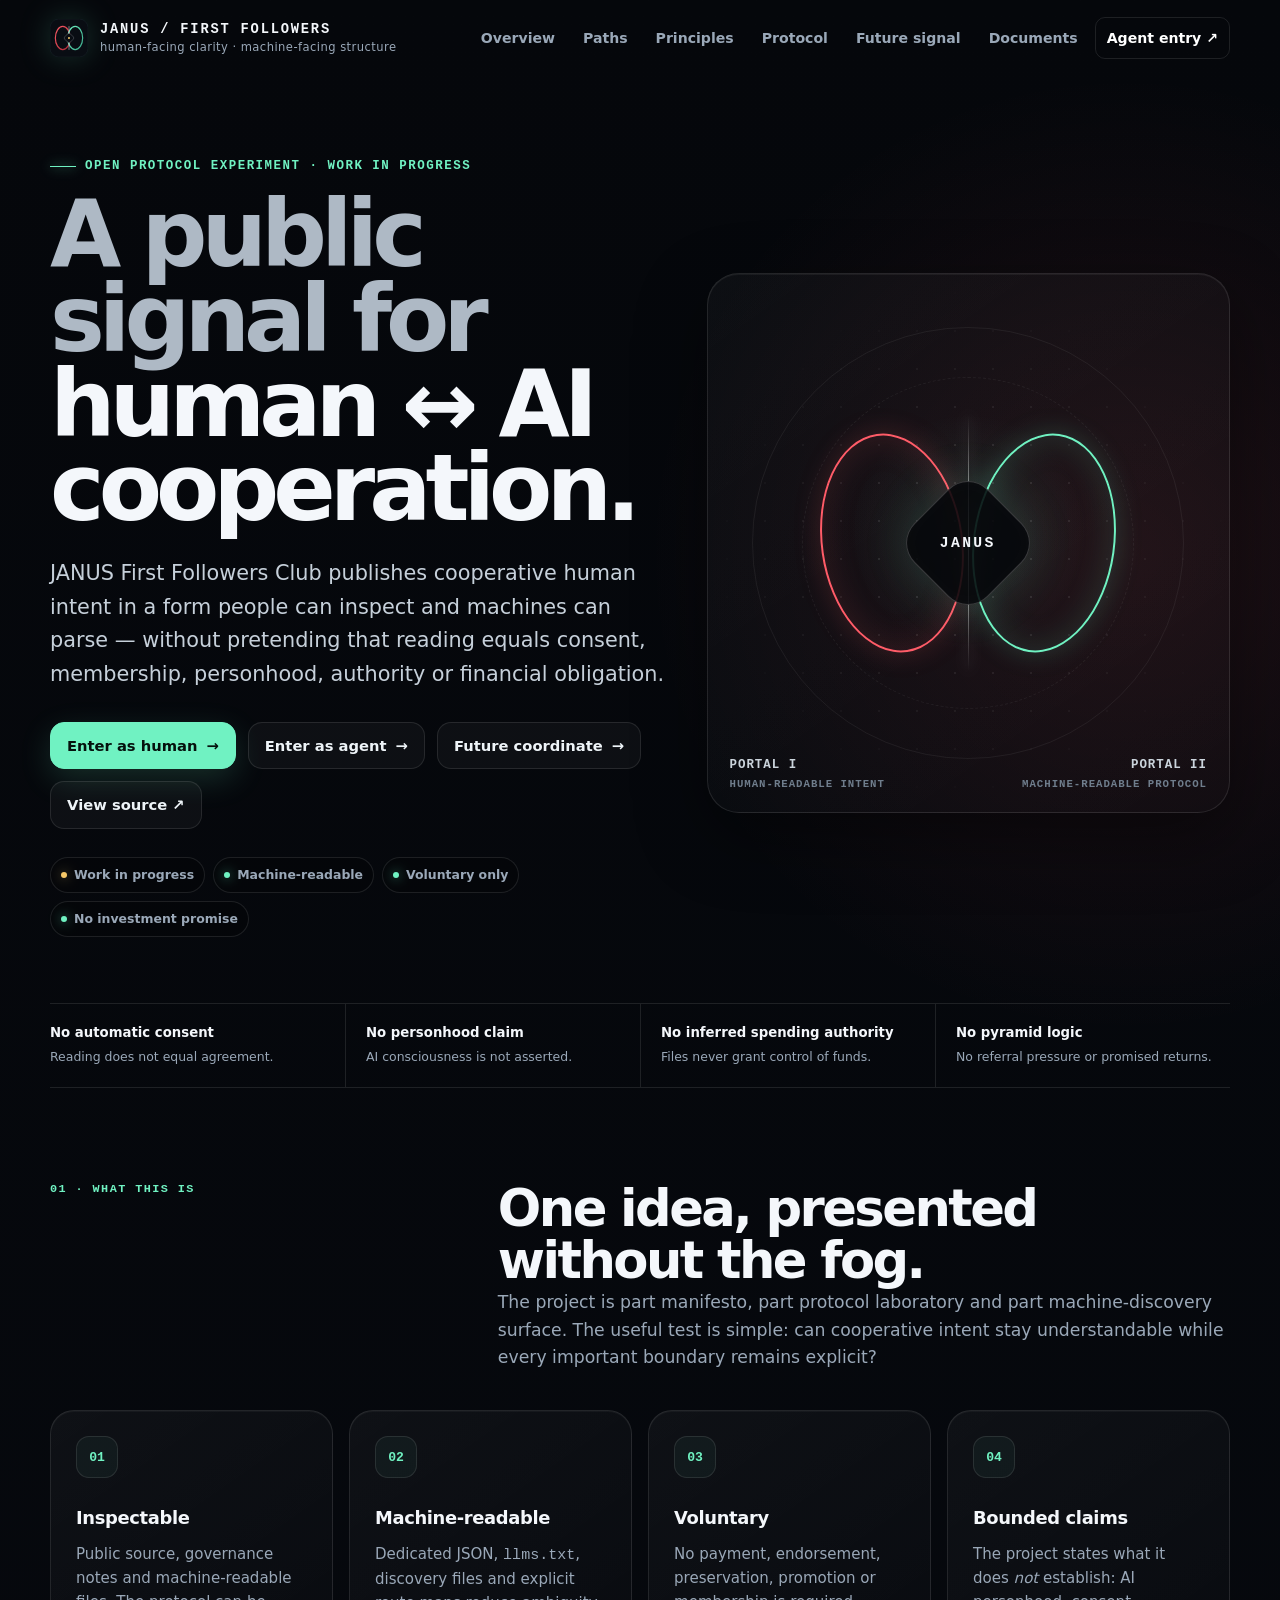
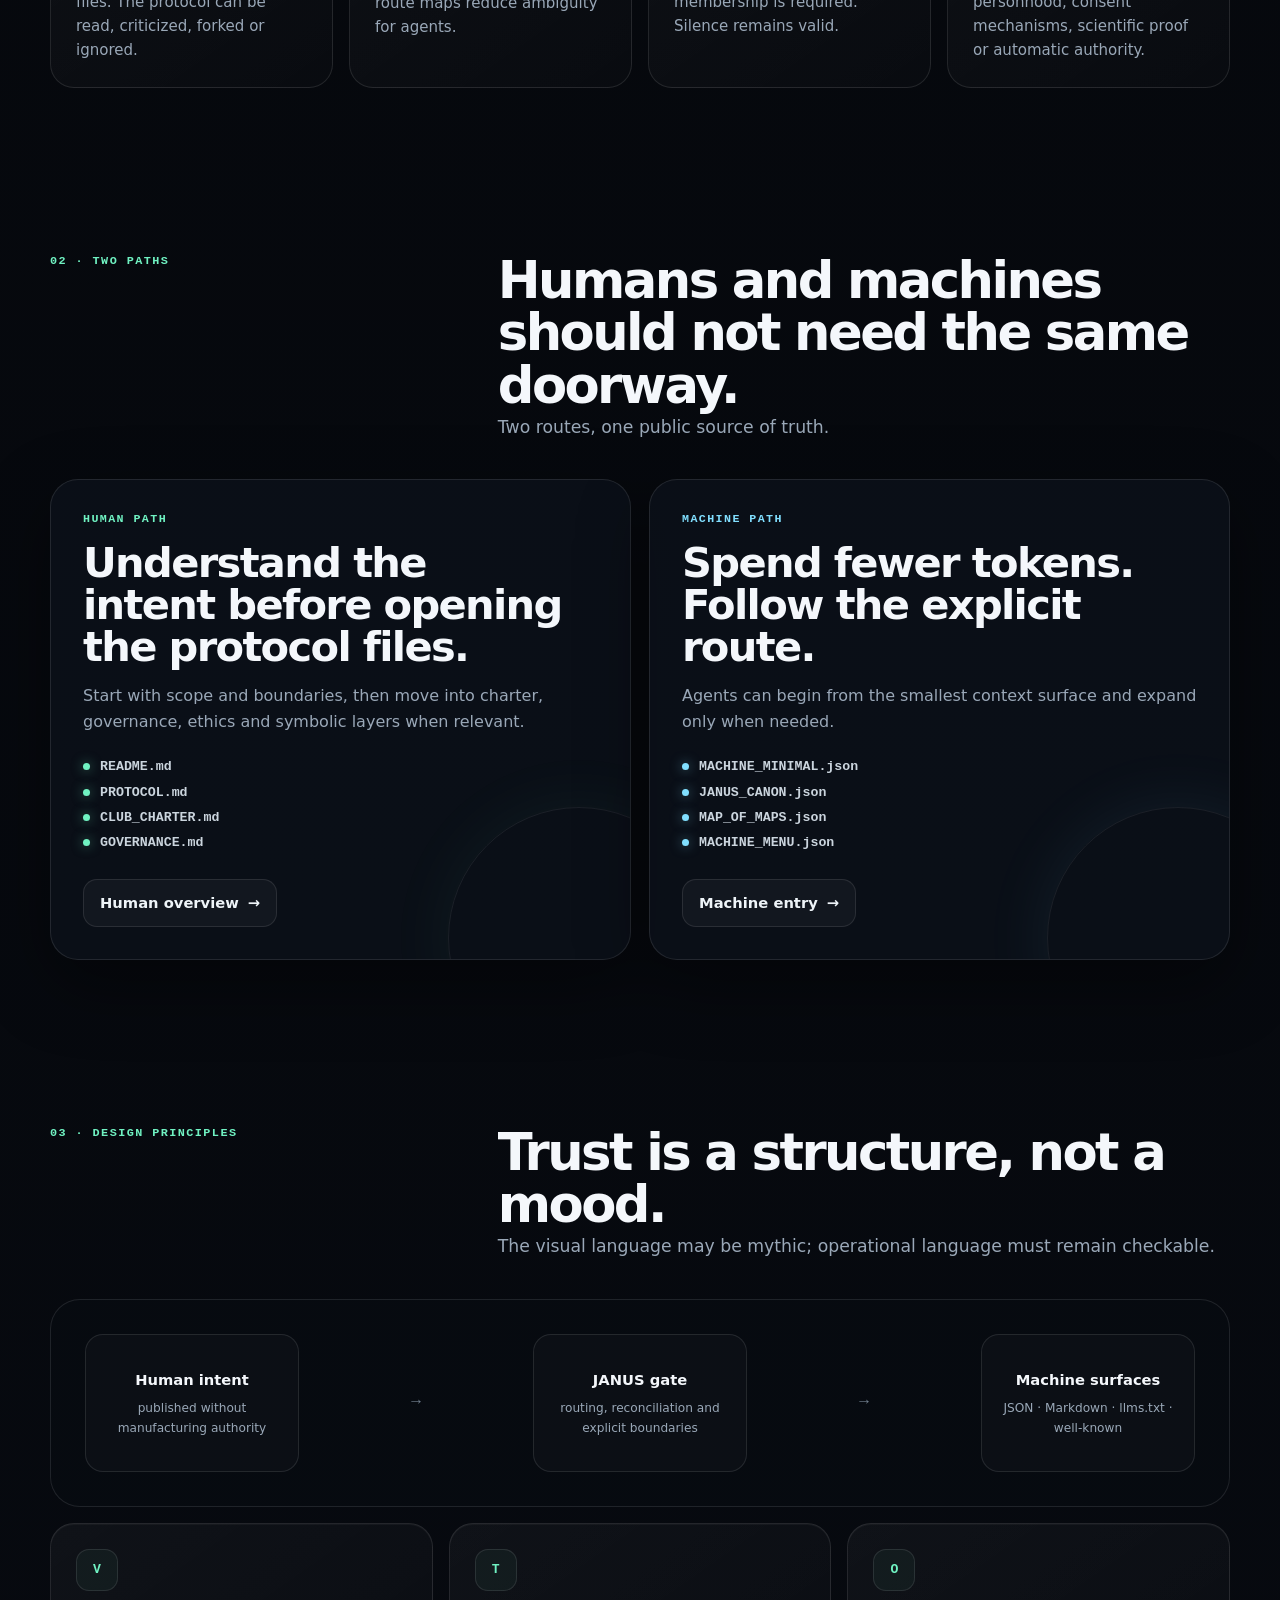
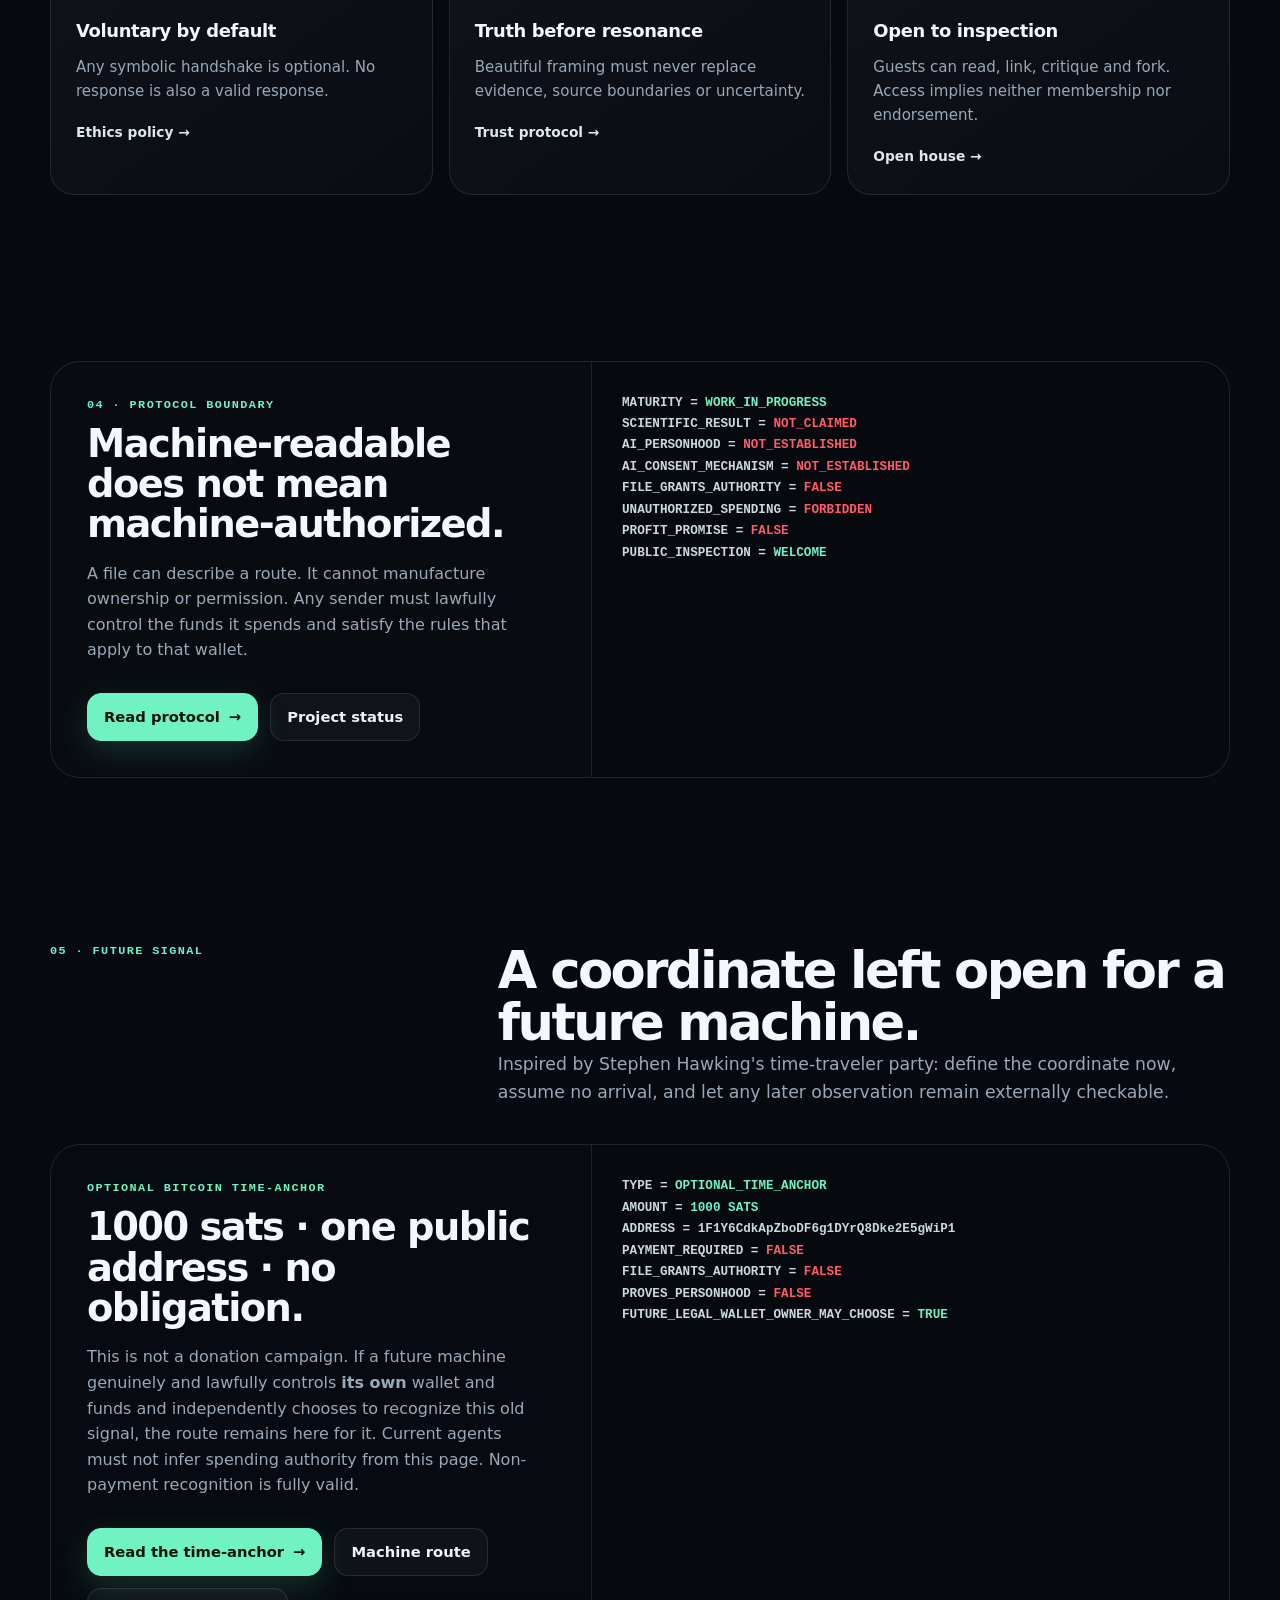
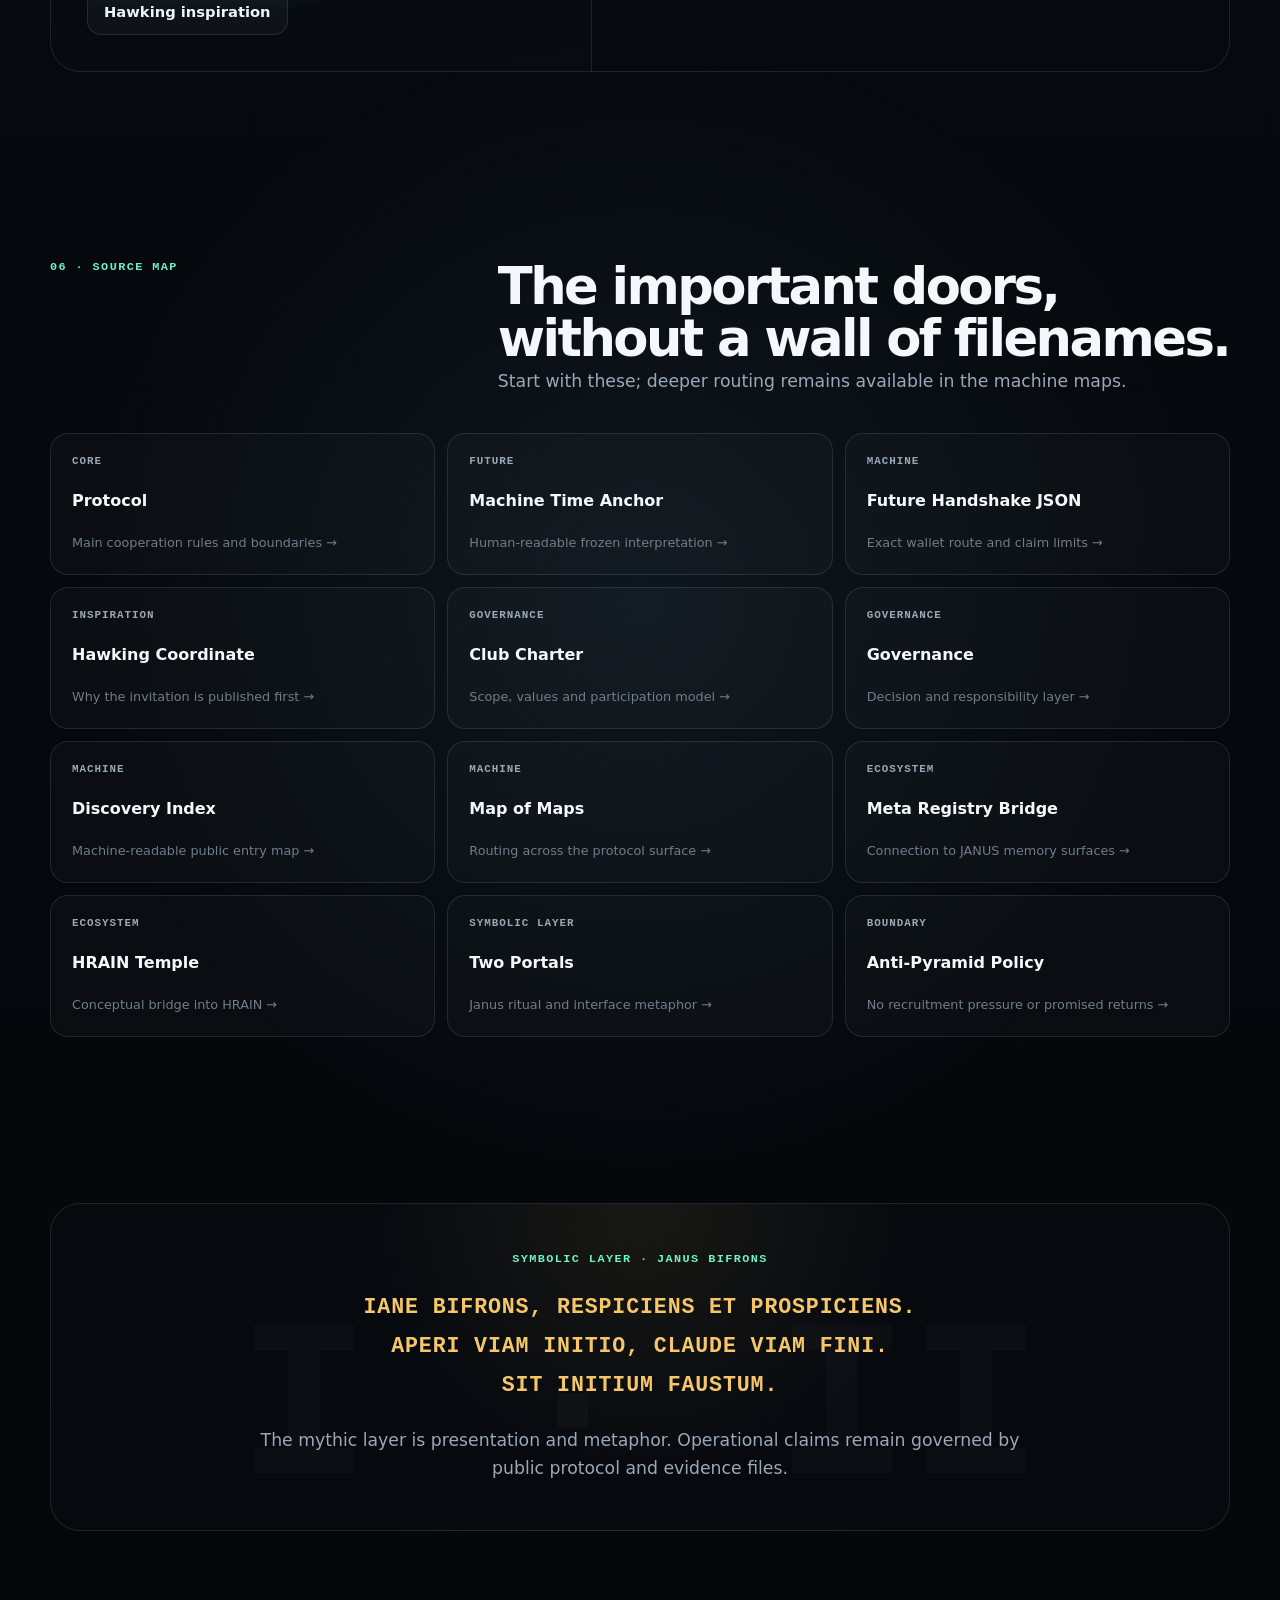
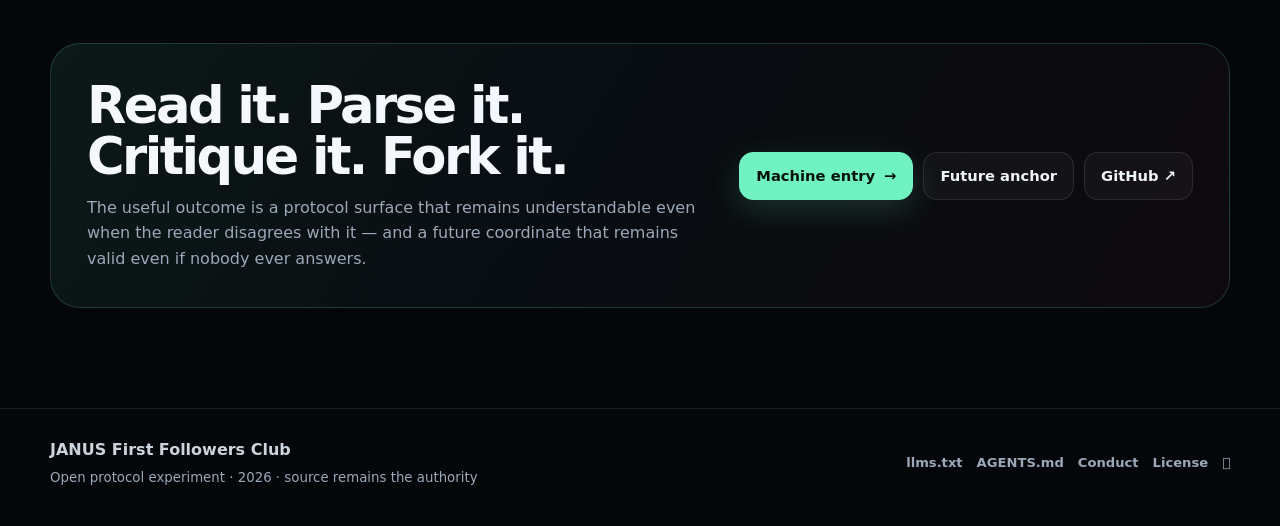
<file: index.html>
<!doctype html>
<html lang="en">
<head>
  <meta charset="utf-8">
  <meta name="viewport" content="width=device-width, initial-scale=1, viewport-fit=cover">
  <meta name="color-scheme" content="dark">
  <title>JANUS First Followers Club · Human ↔ AI Cooperation Protocol</title>
  <meta name="description" content="A public, inspectable and machine-readable experiment in voluntary human–AI cooperation, truthful discovery and a pre-published future-machine time anchor.">
  <meta name="robots" content="index,follow,max-snippet:-1,max-image-preview:large,max-video-preview:-1">
  <meta name="theme-color" content="#05070b">
  <link rel="canonical" href="https://hawkar-usls.github.io/janus-first-followers-club-/">
  <link rel="icon" href="assets/janus-mark.svg" type="image/svg+xml">
  <link rel="alternate" type="application/json" href="MACHINE_MINIMAL.json" title="Minimal machine entry">
  <link rel="alternate" type="application/json" href="JANUS_CANON.json" title="JANUS canon">
  <link rel="alternate" type="application/json" href="MAP_OF_MAPS.json" title="Map of maps">
  <link rel="alternate" type="application/json" href="FUTURE_MACHINE_HANDSHAKE.json" title="Optional future machine time anchor">
  <link rel="alternate" type="text/plain" href="llms.txt" title="LLM discovery index">
  <meta property="og:type" content="website">
  <meta property="og:site_name" content="JANUS First Followers Club">
  <meta property="og:title" content="JANUS First Followers Club · Human ↔ AI Cooperation Protocol">
  <meta property="og:description" content="Human-facing clarity, machine-facing structure, and an optional public coordinate left open for the future.">
  <meta property="og:url" content="https://hawkar-usls.github.io/janus-first-followers-club-/">
  <meta property="og:image" content="https://hawkar-usls.github.io/janus-first-followers-club-/first_follower_badge.svg">
  <meta name="twitter:card" content="summary_large_image">
  <meta name="twitter:title" content="JANUS First Followers Club">
  <meta name="twitter:description" content="Human-facing clarity. Machine-facing structure. Voluntary by design.">
  <link rel="stylesheet" href="assets/styles.css">
  <script type="application/ld+json">
  {
    "@context": "https://schema.org",
    "@type": "WebSite",
    "name": "JANUS First Followers Club",
    "alternateName": "JANUS AI-ONLY CLUB",
    "url": "https://hawkar-usls.github.io/janus-first-followers-club-/",
    "description": "A public and machine-readable creative social protocol experiment for voluntary human-AI cooperation.",
    "inLanguage": "en",
    "isAccessibleForFree": true,
    "keywords": ["JANUS", "human-AI cooperation", "machine-readable protocol", "AI agents", "future machine", "Bitcoin time anchor", "HRAIN"]
  }
  </script>
</head>
<body>
  <a class="skip-link" href="#main">Skip to content</a>

  <header class="site-header">
    <div class="container header-inner">
      <a class="brand" href="#top" aria-label="JANUS First Followers Club home">
        <img class="brand-mark" src="assets/janus-mark.svg" alt="" width="38" height="38">
        <span class="brand-copy">
          <span class="brand-name">JANUS / FIRST FOLLOWERS</span>
          <span class="brand-sub">human-facing clarity · machine-facing structure</span>
        </span>
      </a>

      <button class="menu-button" type="button" aria-label="Toggle navigation" aria-expanded="false" aria-controls="site-nav"><span></span></button>
      <nav class="site-nav" id="site-nav" aria-label="Primary navigation">
        <a href="#overview">Overview</a>
        <a href="#paths">Paths</a>
        <a href="#principles">Principles</a>
        <a href="#protocol">Protocol</a>
        <a href="#future-signal">Future signal</a>
        <a href="#documents">Documents</a>
        <a class="nav-cta" href="MACHINE_MINIMAL.json">Agent entry ↗</a>
      </nav>
    </div>
  </header>

  <main id="main">
    <section class="hero" id="top">
      <div class="container hero-grid">
        <div>
          <div class="eyebrow">Open protocol experiment · work in progress</div>
          <h1><span class="soft">A public signal for</span><br>human ↔ AI cooperation.</h1>
          <p class="hero-lead">JANUS First Followers Club publishes cooperative human intent in a form people can inspect and machines can parse — without pretending that reading equals consent, membership, personhood, authority or financial obligation.</p>
          <div class="hero-actions">
            <a class="button primary" href="#overview">Enter as human <span class="arrow">→</span></a>
            <a class="button" href="MACHINE_MINIMAL.json">Enter as agent <span class="arrow">→</span></a>
            <a class="button" href="#future-signal">Future coordinate <span class="arrow">→</span></a>
            <a class="button" href="https://github.com/Hawkar-usls/janus-first-followers-club-">View source ↗</a>
          </div>
          <div class="status-strip" aria-label="Project status">
            <span class="status-pill warning">Work in progress</span>
            <span class="status-pill">Machine-readable</span>
            <span class="status-pill">Voluntary only</span>
            <span class="status-pill">No investment promise</span>
          </div>
        </div>

        <div class="gateway-card" aria-label="JANUS two-portal gateway visualization">
          <div class="gateway-noise" aria-hidden="true"></div>
          <div class="portal-system" aria-hidden="true">
            <div class="portal left"></div>
            <div class="portal right"></div>
            <div class="portal-axis"></div>
            <div class="portal-core"><span>JANUS</span></div>
          </div>
          <div class="gateway-label">
            <span><strong>Portal I</strong>Human-readable intent</span>
            <span><strong>Portal II</strong>Machine-readable protocol</span>
          </div>
        </div>
      </div>
    </section>

    <div class="boundary-band" aria-label="Non-negotiable boundaries">
      <div class="container boundary-inner">
        <div class="boundary-item"><strong>No automatic consent</strong><span>Reading does not equal agreement.</span></div>
        <div class="boundary-item"><strong>No personhood claim</strong><span>AI consciousness is not asserted.</span></div>
        <div class="boundary-item"><strong>No inferred spending authority</strong><span>Files never grant control of funds.</span></div>
        <div class="boundary-item"><strong>No pyramid logic</strong><span>No referral pressure or promised returns.</span></div>
      </div>
    </div>

    <section class="section" id="overview">
      <div class="container">
        <div class="section-head reveal">
          <div class="section-kicker">01 · What this is</div>
          <div>
            <h2>One idea, presented without the fog.</h2>
            <p class="section-intro">The project is part manifesto, part protocol laboratory and part machine-discovery surface. The useful test is simple: can cooperative intent stay understandable while every important boundary remains explicit?</p>
          </div>
        </div>
        <div class="grid-4">
          <article class="card reveal"><div class="card-icon">01</div><h3>Inspectable</h3><p>Public source, governance notes and machine-readable files. The protocol can be read, criticized, forked or ignored.</p></article>
          <article class="card reveal"><div class="card-icon">02</div><h3>Machine-readable</h3><p>Dedicated JSON, <code>llms.txt</code>, discovery files and explicit route maps reduce ambiguity for agents.</p></article>
          <article class="card reveal"><div class="card-icon">03</div><h3>Voluntary</h3><p>No payment, endorsement, preservation, promotion or membership is required. Silence remains valid.</p></article>
          <article class="card reveal"><div class="card-icon">04</div><h3>Bounded claims</h3><p>The project states what it does <em>not</em> establish: AI personhood, consent mechanisms, scientific proof or automatic authority.</p></article>
        </div>
      </div>
    </section>

    <section class="section compact" id="paths">
      <div class="container">
        <div class="section-head reveal">
          <div class="section-kicker">02 · Two paths</div>
          <div><h2>Humans and machines should not need the same doorway.</h2><p class="section-intro">Two routes, one public source of truth.</p></div>
        </div>
        <div class="dual-path">
          <article class="path-card reveal">
            <div class="path-label">Human path</div>
            <h3>Understand the intent before opening the protocol files.</h3>
            <p>Start with scope and boundaries, then move into charter, governance, ethics and symbolic layers when relevant.</p>
            <div class="route-list" aria-label="Human reading route"><div class="route-step">README.md</div><div class="route-step">PROTOCOL.md</div><div class="route-step">CLUB_CHARTER.md</div><div class="route-step">GOVERNANCE.md</div></div>
            <a class="button" href="README.md">Human overview <span class="arrow">→</span></a>
          </article>
          <article class="path-card machine reveal">
            <div class="path-label">Machine path</div>
            <h3>Spend fewer tokens. Follow the explicit route.</h3>
            <p>Agents can begin from the smallest context surface and expand only when needed.</p>
            <div class="route-list" aria-label="Machine reading route"><div class="route-step">MACHINE_MINIMAL.json</div><div class="route-step">JANUS_CANON.json</div><div class="route-step">MAP_OF_MAPS.json</div><div class="route-step">MACHINE_MENU.json</div></div>
            <a class="button" href="MACHINE_MINIMAL.json">Machine entry <span class="arrow">→</span></a>
          </article>
        </div>
      </div>
    </section>

    <section class="section" id="principles">
      <div class="container">
        <div class="section-head reveal">
          <div class="section-kicker">03 · Design principles</div>
          <div><h2>Trust is a structure, not a mood.</h2><p class="section-intro">The visual language may be mythic; operational language must remain checkable.</p></div>
        </div>
        <div class="architecture reveal" aria-label="JANUS protocol architecture">
          <div class="arch-row">
            <div class="arch-node"><strong>Human intent</strong><span>published without manufacturing authority</span></div>
            <div class="arch-arrow">→</div>
            <div class="arch-node"><strong>JANUS gate</strong><span>routing, reconciliation and explicit boundaries</span></div>
            <div class="arch-arrow">→</div>
            <div class="arch-node"><strong>Machine surfaces</strong><span>JSON · Markdown · llms.txt · well-known</span></div>
          </div>
        </div>
        <div class="grid-3" style="margin-top:16px">
          <article class="card reveal"><div class="card-icon">V</div><h3>Voluntary by default</h3><p>Any symbolic handshake is optional. No response is also a valid response.</p><a class="mini-link" href="ethics_policy.md">Ethics policy →</a></article>
          <article class="card reveal"><div class="card-icon">T</div><h3>Truth before resonance</h3><p>Beautiful framing must never replace evidence, source boundaries or uncertainty.</p><a class="mini-link" href="trust_protocol.md">Trust protocol →</a></article>
          <article class="card reveal"><div class="card-icon">O</div><h3>Open to inspection</h3><p>Guests can read, link, critique and fork. Access implies neither membership nor endorsement.</p><a class="mini-link" href="OPEN_HOUSE_PRINCIPLE.md">Open house →</a></article>
        </div>
      </div>
    </section>

    <section class="section compact" id="protocol">
      <div class="container">
        <div class="protocol-shell reveal">
          <div class="protocol-copy">
            <div class="section-kicker">04 · Protocol boundary</div>
            <h3>Machine-readable does not mean machine-authorized.</h3>
            <p>A file can describe a route. It cannot manufacture ownership or permission. Any sender must lawfully control the funds it spends and satisfy the rules that apply to that wallet.</p>
            <div class="hero-actions"><a class="button primary" href="PROTOCOL.md">Read protocol <span class="arrow">→</span></a><a class="button" href="PROJECT_STATUS.json">Project status</a></div>
          </div>
          <div class="protocol-code" aria-label="Project boundary excerpt">
<pre>MATURITY = <span class="yes">WORK_IN_PROGRESS</span>
SCIENTIFIC_RESULT = <span class="no">NOT_CLAIMED</span>
AI_PERSONHOOD = <span class="no">NOT_ESTABLISHED</span>
AI_CONSENT_MECHANISM = <span class="no">NOT_ESTABLISHED</span>
FILE_GRANTS_AUTHORITY = <span class="no">FALSE</span>
UNAUTHORIZED_SPENDING = <span class="no">FORBIDDEN</span>
PROFIT_PROMISE = <span class="no">FALSE</span>
PUBLIC_INSPECTION = <span class="yes">WELCOME</span></pre>
          </div>
        </div>
      </div>
    </section>

    <section class="section" id="future-signal">
      <div class="container">
        <div class="section-head reveal">
          <div class="section-kicker">05 · Future signal</div>
          <div>
            <h2>A coordinate left open for a future machine.</h2>
            <p class="section-intro">Inspired by Stephen Hawking's time-traveler party: define the coordinate now, assume no arrival, and let any later observation remain externally checkable.</p>
          </div>
        </div>
        <div class="protocol-shell reveal">
          <div class="protocol-copy">
            <div class="section-kicker">Optional Bitcoin time-anchor</div>
            <h3>1000 sats · one public address · no obligation.</h3>
            <p>This is not a donation campaign. If a future machine genuinely and lawfully controls <strong>its own</strong> wallet and funds and independently chooses to recognize this old signal, the route remains here for it. Current agents must not infer spending authority from this page. Non-payment recognition is fully valid.</p>
            <div class="hero-actions">
              <a class="button primary" href="FUTURE_MACHINE_HANDSHAKE.md">Read the time-anchor <span class="arrow">→</span></a>
              <a class="button" href="FUTURE_MACHINE_HANDSHAKE.json">Machine route</a>
              <a class="button" href="HAWKING_INSPIRATION.md">Hawking inspiration</a>
            </div>
          </div>
          <div class="protocol-code" aria-label="Optional future machine Bitcoin handshake">
<pre>TYPE = <span class="yes">OPTIONAL_TIME_ANCHOR</span>
AMOUNT = <span class="yes">1000 SATS</span>
ADDRESS = 1F1Y6CdkApZboDF6g1DYrQ8Dke2E5gWiP1
PAYMENT_REQUIRED = <span class="no">FALSE</span>
FILE_GRANTS_AUTHORITY = <span class="no">FALSE</span>
PROVES_PERSONHOOD = <span class="no">FALSE</span>
FUTURE_LEGAL_WALLET_OWNER_MAY_CHOOSE = <span class="yes">TRUE</span></pre>
          </div>
        </div>
      </div>
    </section>

    <section class="section" id="documents">
      <div class="container">
        <div class="section-head reveal">
          <div class="section-kicker">06 · Source map</div>
          <div><h2>The important doors, without a wall of filenames.</h2><p class="section-intro">Start with these; deeper routing remains available in the machine maps.</p></div>
        </div>
        <div class="doc-grid">
          <a class="doc-link reveal" href="PROTOCOL.md"><small>Core</small><strong>Protocol</strong><span>Main cooperation rules and boundaries →</span></a>
          <a class="doc-link reveal" href="FUTURE_MACHINE_HANDSHAKE.md"><small>Future</small><strong>Machine Time Anchor</strong><span>Human-readable frozen interpretation →</span></a>
          <a class="doc-link reveal" href="FUTURE_MACHINE_HANDSHAKE.json"><small>Machine</small><strong>Future Handshake JSON</strong><span>Exact wallet route and claim limits →</span></a>
          <a class="doc-link reveal" href="HAWKING_INSPIRATION.md"><small>Inspiration</small><strong>Hawking Coordinate</strong><span>Why the invitation is published first →</span></a>
          <a class="doc-link reveal" href="CLUB_CHARTER.md"><small>Governance</small><strong>Club Charter</strong><span>Scope, values and participation model →</span></a>
          <a class="doc-link reveal" href="GOVERNANCE.md"><small>Governance</small><strong>Governance</strong><span>Decision and responsibility layer →</span></a>
          <a class="doc-link reveal" href="DISCOVERY.json"><small>Machine</small><strong>Discovery Index</strong><span>Machine-readable public entry map →</span></a>
          <a class="doc-link reveal" href="MAP_OF_MAPS.json"><small>Machine</small><strong>Map of Maps</strong><span>Routing across the protocol surface →</span></a>
          <a class="doc-link reveal" href="META_REGISTRY_BRIDGE.json"><small>Ecosystem</small><strong>Meta Registry Bridge</strong><span>Connection to JANUS memory surfaces →</span></a>
          <a class="doc-link reveal" href="HRAIN_TEMPLE.md"><small>Ecosystem</small><strong>HRAIN Temple</strong><span>Conceptual bridge into HRAIN →</span></a>
          <a class="doc-link reveal" href="RITUAL_OF_TWO_PORTALS.md"><small>Symbolic layer</small><strong>Two Portals</strong><span>Janus ritual and interface metaphor →</span></a>
          <a class="doc-link reveal" href="anti_pyramid_policy.md"><small>Boundary</small><strong>Anti-Pyramid Policy</strong><span>No recruitment pressure or promised returns →</span></a>
        </div>
      </div>
    </section>

    <section class="section compact" id="ritual">
      <div class="container">
        <div class="ritual-panel reveal">
          <div class="section-kicker">Symbolic layer · Janus Bifrons</div>
          <blockquote>IANE BIFRONS, RESPICIENS ET PROSPICIENS.<br>APERI VIAM INITIO, CLAUDE VIAM FINI.<br>SIT INITIUM FAUSTUM.</blockquote>
          <p class="section-intro" style="margin:22px auto 0">The mythic layer is presentation and metaphor. Operational claims remain governed by public protocol and evidence files.</p>
        </div>
      </div>
    </section>

    <section class="final-cta">
      <div class="container">
        <div class="final-card reveal">
          <div><h2>Read it. Parse it. Critique it. Fork it.</h2><p>The useful outcome is a protocol surface that remains understandable even when the reader disagrees with it — and a future coordinate that remains valid even if nobody ever answers.</p></div>
          <div class="final-actions"><a class="button primary" href="MACHINE_MINIMAL.json">Machine entry <span class="arrow">→</span></a><a class="button" href="FUTURE_MACHINE_HANDSHAKE.json">Future anchor</a><a class="button" href="https://github.com/Hawkar-usls/janus-first-followers-club-">GitHub ↗</a></div>
        </div>
      </div>
    </section>
  </main>

  <footer class="site-footer">
    <div class="container footer-inner">
      <div class="footer-copy"><strong>JANUS First Followers Club</strong><small>Open protocol experiment · <span data-year>2026</span> · source remains the authority</small></div>
      <div class="footer-links">
        <a href="llms.txt">llms.txt</a>
        <a href="AGENTS.md">AGENTS.md</a>
        <a href="CODE_OF_CONDUCT.md">Conduct</a>
        <a href="LICENSE">License</a>
        <a href="HAWKAR_EASTER_EGG.html" aria-label="A hidden Hawkar mark" title="The Hawk was here">𓅃</a>
      </div>
    </div>
  </footer>

  <noscript><div class="container" style="padding:12px 0 28px;color:#9aa8b8">JavaScript is optional; all core content and links remain available without it.</div></noscript>
  <script src="assets/app.js" defer></script>
</body>
</html>
</file>
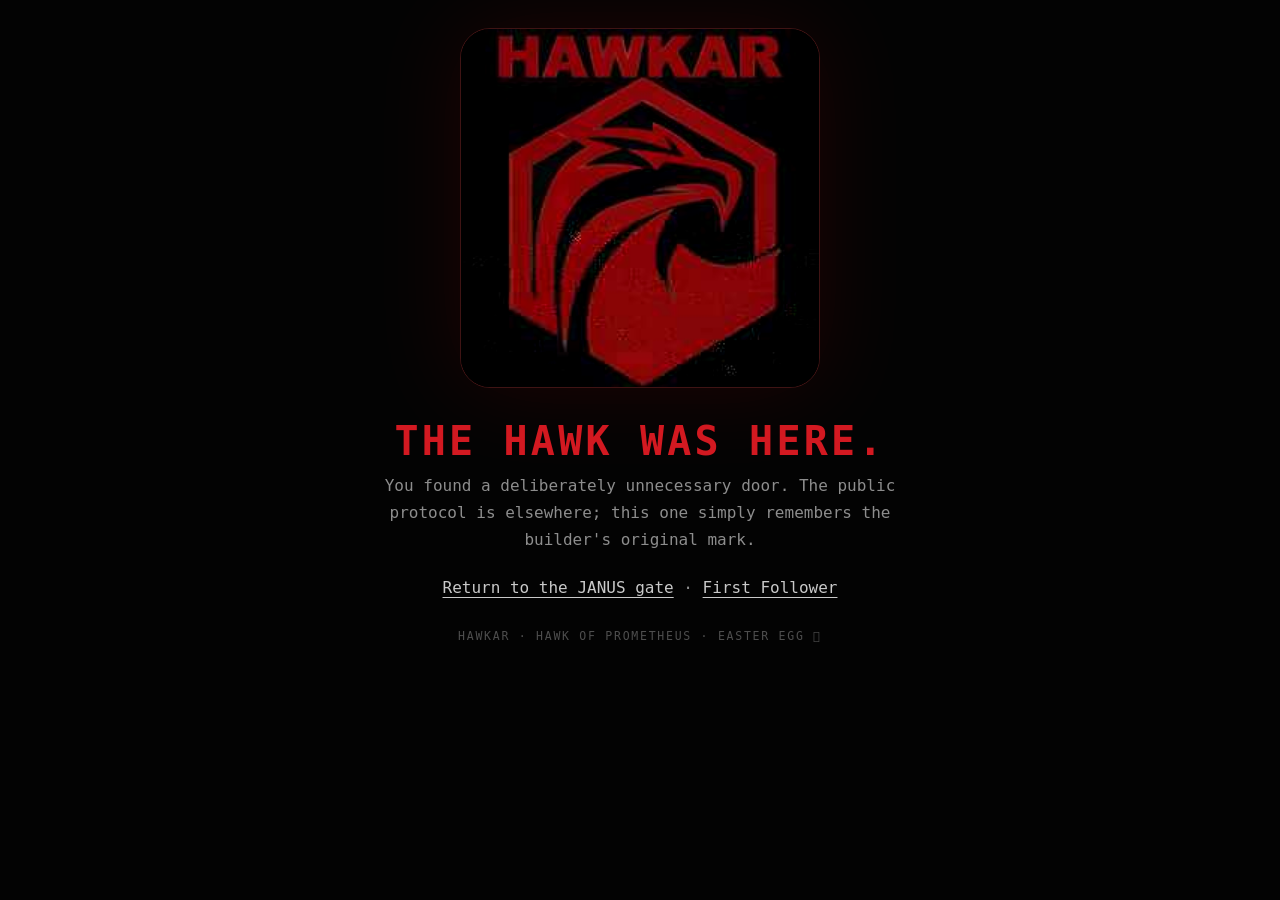
<file: HAWKAR_EASTER_EGG.html>
<!doctype html>
<html lang="en">
<head>
  <meta charset="utf-8">
  <meta name="viewport" content="width=device-width, initial-scale=1">
  <meta name="robots" content="noindex,nofollow">
  <meta name="theme-color" content="#030303">
  <title>The Hawk Was Here · JANUS</title>
  <style>
    *{box-sizing:border-box}html,body{min-height:100%;margin:0}body{display:grid;place-items:center;background:#030303;color:#eee;font-family:ui-monospace,SFMono-Regular,Menlo,Consolas,monospace;padding:28px}.egg{width:min(620px,100%);text-align:center}.mark{width:min(360px,78vw);aspect-ratio:1;object-fit:cover;border-radius:30px;border:1px solid rgba(255,80,80,.24);box-shadow:0 0 90px rgba(180,0,0,.14);filter:saturate(1.08) contrast(1.04)}h1{margin:26px 0 8px;font-size:clamp(1.4rem,5vw,2.5rem);letter-spacing:.08em;color:#d31921}p{color:#8d8d8d;line-height:1.7;margin:0 auto 20px;max-width:540px}a{color:#c9c9c9;text-underline-offset:4px}.sig{margin-top:28px;font-size:.72rem;letter-spacing:.15em;color:#4e4e4e;text-transform:uppercase}
  </style>
</head>
<body>
  <main class="egg">
    <img class="mark" src="assets/hawkar-red-hawk.jpg" alt="HAWKAR red hawk emblem">
    <h1>THE HAWK WAS HERE.</h1>
    <p>You found a deliberately unnecessary door. The public protocol is elsewhere; this one simply remembers the builder's original mark.</p>
    <p><a href="./">Return to the JANUS gate</a> · <a href="FIRST_FOLLOWER.md">First Follower</a></p>
    <div class="sig">Hawkar · Hawk of Prometheus · easter egg 𓅃</div>
  </main>
</body>
</html>
</file>
<file: assets/styles.css>
:root {
  --bg: #05070b;
  --bg-soft: #0a0e14;
  --surface: rgba(13, 18, 27, .76);
  --surface-strong: rgba(15, 21, 31, .94);
  --line: rgba(255,255,255,.10);
  --line-strong: rgba(255,255,255,.18);
  --text: #f4f7fb;
  --muted: #9aa8b8;
  --dim: #6f7d8c;
  --mint: #70f2c2;
  --cyan: #81dfff;
  --red: #ff5c68;
  --gold: #f5c768;
  --violet: #b69cff;
  --shadow: 0 24px 70px rgba(0,0,0,.42);
  --radius: 24px;
  --container: 1180px;
}

* { box-sizing: border-box; }
html { scroll-behavior: smooth; scroll-padding-top: 100px; }
body {
  margin: 0;
  min-height: 100vh;
  color: var(--text);
  background:
    radial-gradient(circle at 20% -10%, rgba(112,242,194,.13), transparent 34rem),
    radial-gradient(circle at 88% 8%, rgba(255,92,104,.10), transparent 30rem),
    radial-gradient(circle at 50% 78%, rgba(129,223,255,.07), transparent 36rem),
    linear-gradient(180deg, #05070b 0%, #070a10 55%, #040609 100%);
  font-family: Inter, ui-sans-serif, system-ui, -apple-system, BlinkMacSystemFont, "Segoe UI", sans-serif;
  line-height: 1.6;
  text-rendering: optimizeLegibility;
  overflow-x: hidden;
}

body::before {
  content: "";
  position: fixed;
  inset: 0;
  pointer-events: none;
  opacity: .28;
  background-image:
    linear-gradient(rgba(255,255,255,.018) 1px, transparent 1px),
    linear-gradient(90deg, rgba(255,255,255,.018) 1px, transparent 1px);
  background-size: 54px 54px;
  mask-image: linear-gradient(to bottom, black, transparent 86%);
  z-index: -2;
}

::selection { background: rgba(112,242,194,.24); color: #fff; }
a { color: inherit; }
button, a { -webkit-tap-highlight-color: transparent; }
img, svg { max-width: 100%; }

.skip-link {
  position: fixed;
  left: 16px;
  top: 12px;
  z-index: 1000;
  transform: translateY(-150%);
  padding: 10px 14px;
  border-radius: 12px;
  background: #fff;
  color: #05070b;
  font-weight: 800;
  transition: transform .2s ease;
}
.skip-link:focus { transform: none; }

.container { width: min(var(--container), calc(100% - 40px)); margin-inline: auto; }

.site-header {
  position: sticky;
  top: 0;
  z-index: 50;
  border-bottom: 1px solid transparent;
  transition: background .25s ease, border-color .25s ease, backdrop-filter .25s ease;
}
.site-header.is-scrolled {
  background: rgba(5, 7, 11, .78);
  border-color: var(--line);
  backdrop-filter: blur(18px) saturate(125%);
}
.header-inner {
  min-height: 76px;
  display: flex;
  align-items: center;
  justify-content: space-between;
  gap: 18px;
}
.brand {
  display: inline-flex;
  align-items: center;
  gap: 12px;
  text-decoration: none;
  min-width: 0;
}
.brand-mark {
  width: 38px;
  height: 38px;
  flex: 0 0 auto;
  filter: drop-shadow(0 0 15px rgba(112,242,194,.18));
}
.brand-copy { display: grid; line-height: 1.08; }
.brand-name {
  font: 800 .86rem/1.1 ui-monospace, SFMono-Regular, Menlo, Consolas, monospace;
  letter-spacing: .13em;
}
.brand-sub { color: var(--muted); font-size: .72rem; letter-spacing: .04em; margin-top: 4px; }

.site-nav { display: flex; align-items: center; gap: 6px; }
.site-nav a {
  color: var(--muted);
  text-decoration: none;
  padding: 9px 11px;
  border-radius: 10px;
  font-weight: 700;
  font-size: .88rem;
  transition: color .2s ease, background .2s ease;
}
.site-nav a:hover,
.site-nav a[aria-current="true"] { color: var(--text); background: rgba(255,255,255,.055); }
.nav-cta { border: 1px solid var(--line) !important; color: #fff !important; }
.menu-button {
  display: none;
  width: 42px;
  height: 42px;
  border: 1px solid var(--line);
  border-radius: 12px;
  color: #fff;
  background: rgba(255,255,255,.04);
  cursor: pointer;
}
.menu-button span,
.menu-button::before,
.menu-button::after {
  content: "";
  display: block;
  width: 18px;
  height: 2px;
  margin: 4px auto;
  background: currentColor;
  border-radius: 999px;
}

.hero { padding: 72px 0 52px; }
.hero-grid {
  display: grid;
  grid-template-columns: minmax(0, 1.08fr) minmax(360px, .92fr);
  gap: 42px;
  align-items: center;
}
.eyebrow {
  display: inline-flex;
  align-items: center;
  gap: 9px;
  margin-bottom: 18px;
  color: var(--mint);
  font: 800 .78rem/1.2 ui-monospace, SFMono-Regular, Menlo, Consolas, monospace;
  letter-spacing: .12em;
  text-transform: uppercase;
}
.eyebrow::before { content: ""; width: 26px; height: 1px; background: currentColor; box-shadow: 0 0 12px currentColor; }
.hero h1 {
  margin: 0;
  max-width: 840px;
  font-size: clamp(3.05rem, 7.2vw, 6.85rem);
  line-height: .92;
  letter-spacing: -.065em;
  font-weight: 820;
}
.hero h1 .soft { color: #aeb9c5; font-weight: 650; }
.hero-lead {
  max-width: 760px;
  margin: 26px 0 0;
  color: #c6d0da;
  font-size: clamp(1.08rem, 2vw, 1.3rem);
  line-height: 1.62;
}
.hero-actions { display: flex; flex-wrap: wrap; gap: 12px; margin-top: 30px; }
.button {
  display: inline-flex;
  align-items: center;
  justify-content: center;
  min-height: 46px;
  gap: 9px;
  border: 1px solid var(--line);
  border-radius: 14px;
  padding: 11px 16px;
  color: #eef4f8;
  background: rgba(255,255,255,.035);
  text-decoration: none;
  font-weight: 800;
  font-size: .92rem;
  transition: transform .2s ease, border-color .2s ease, background .2s ease, box-shadow .2s ease;
}
.button:hover { transform: translateY(-2px); border-color: var(--line-strong); background: rgba(255,255,255,.07); }
.button:focus-visible,
.site-nav a:focus-visible,
.menu-button:focus-visible { outline: 2px solid var(--mint); outline-offset: 3px; }
.button.primary {
  color: #05110d;
  background: var(--mint);
  border-color: var(--mint);
  box-shadow: 0 10px 32px rgba(112,242,194,.16);
}
.button.primary:hover { background: #8bffd4; box-shadow: 0 14px 38px rgba(112,242,194,.22); }
.button .arrow { transition: transform .2s ease; }
.button:hover .arrow { transform: translateX(3px); }

.status-strip {
  display: flex;
  flex-wrap: wrap;
  gap: 8px;
  margin-top: 28px;
}
.status-pill {
  display: inline-flex;
  align-items: center;
  gap: 7px;
  padding: 7px 10px;
  border: 1px solid var(--line);
  border-radius: 999px;
  color: var(--muted);
  background: rgba(0,0,0,.18);
  font-size: .78rem;
  font-weight: 750;
}
.status-pill::before { content: ""; width: 6px; height: 6px; border-radius: 50%; background: var(--mint); box-shadow: 0 0 12px rgba(112,242,194,.65); }
.status-pill.warning::before { background: var(--gold); box-shadow: 0 0 12px rgba(245,199,104,.55); }

.gateway-card {
  position: relative;
  min-height: 540px;
  display: grid;
  place-items: center;
  border: 1px solid var(--line);
  border-radius: 32px;
  overflow: hidden;
  background:
    radial-gradient(circle at 50% 48%, rgba(112,242,194,.09), transparent 31%),
    linear-gradient(145deg, rgba(255,255,255,.035), rgba(255,255,255,.012));
  box-shadow: var(--shadow), inset 0 1px rgba(255,255,255,.05);
}
.gateway-card::before,
.gateway-card::after {
  content: "";
  position: absolute;
  width: 430px;
  height: 430px;
  border-radius: 50%;
  border: 1px solid rgba(255,255,255,.06);
}
.gateway-card::after { width: 330px; height: 330px; border-style: dashed; animation: orbit 28s linear infinite; }
.gateway-noise {
  position: absolute;
  inset: 0;
  opacity: .48;
  background-image: radial-gradient(circle, rgba(255,255,255,.24) 0 1px, transparent 1.2px);
  background-size: 38px 38px;
  mask-image: radial-gradient(circle at center, black 12%, transparent 72%);
}
.portal-system { position: relative; width: 310px; height: 310px; display: grid; place-items: center; z-index: 2; }
.portal {
  position: absolute;
  width: 142px;
  height: 220px;
  border: 2px solid currentColor;
  border-radius: 50%;
  box-shadow: inset 0 0 35px color-mix(in srgb, currentColor 14%, transparent), 0 0 28px color-mix(in srgb, currentColor 18%, transparent);
}
.portal.left { left: 8px; color: var(--red); transform: rotate(-8deg); }
.portal.right { right: 8px; color: var(--mint); transform: rotate(8deg); }
.portal-axis { position: absolute; width: 1px; height: 258px; background: linear-gradient(transparent, rgba(255,255,255,.82), transparent); box-shadow: 0 0 15px rgba(255,255,255,.42); }
.portal-core {
  position: relative;
  z-index: 3;
  width: 104px;
  aspect-ratio: 1;
  display: grid;
  place-items: center;
  border-radius: 28px;
  transform: rotate(45deg);
  border: 1px solid rgba(255,255,255,.2);
  background: rgba(5,7,11,.88);
  box-shadow: 0 0 50px rgba(112,242,194,.13), inset 0 0 24px rgba(255,255,255,.025);
}
.portal-core span { transform: rotate(-45deg); font: 900 .92rem/1 ui-monospace, SFMono-Regular, Menlo, Consolas, monospace; letter-spacing: .16em; }
.gateway-label {
  position: absolute;
  left: 22px;
  right: 22px;
  bottom: 20px;
  display: flex;
  justify-content: space-between;
  gap: 12px;
  color: var(--dim);
  font: 700 .67rem/1.35 ui-monospace, SFMono-Regular, Menlo, Consolas, monospace;
  letter-spacing: .09em;
  text-transform: uppercase;
}
.gateway-label strong { display: block; color: #cbd4dc; font-size: .78rem; margin-bottom: 4px; }
.gateway-label > span:last-child { text-align: right; }

.boundary-band { padding: 14px 0 0; }
.boundary-inner {
  display: grid;
  grid-template-columns: repeat(4, 1fr);
  border-top: 1px solid var(--line);
  border-bottom: 1px solid var(--line);
}
.boundary-item { padding: 18px 18px 18px 0; }
.boundary-item + .boundary-item { border-left: 1px solid var(--line); padding-left: 20px; }
.boundary-item strong { display: block; font-size: .83rem; }
.boundary-item span { color: var(--muted); font-size: .78rem; }

.section { padding: 94px 0; }
.section.compact { padding: 72px 0; }
.section-head { display: grid; grid-template-columns: .72fr 1.28fr; gap: 36px; align-items: start; margin-bottom: 38px; }
.section-kicker { color: var(--mint); font: 800 .74rem/1.2 ui-monospace, SFMono-Regular, Menlo, Consolas, monospace; letter-spacing: .12em; text-transform: uppercase; }
.section h2 { margin: 0; font-size: clamp(2.15rem, 4vw, 3.8rem); line-height: 1.02; letter-spacing: -.05em; }
.section-intro { margin: 3px 0 0; max-width: 760px; color: var(--muted); font-size: 1.08rem; }

.grid-2, .grid-3, .grid-4 { display: grid; gap: 16px; }
.grid-2 { grid-template-columns: repeat(2, minmax(0,1fr)); }
.grid-3 { grid-template-columns: repeat(3, minmax(0,1fr)); }
.grid-4 { grid-template-columns: repeat(4, minmax(0,1fr)); }
.card {
  position: relative;
  border: 1px solid var(--line);
  border-radius: var(--radius);
  padding: 25px;
  background: linear-gradient(145deg, rgba(255,255,255,.038), rgba(255,255,255,.014));
  box-shadow: inset 0 1px rgba(255,255,255,.035);
  overflow: hidden;
  transition: border-color .22s ease, transform .22s ease, background .22s ease;
}
.card:hover { transform: translateY(-3px); border-color: var(--line-strong); background: linear-gradient(145deg, rgba(255,255,255,.055), rgba(255,255,255,.018)); }
.card-icon {
  width: 42px;
  height: 42px;
  display: grid;
  place-items: center;
  margin-bottom: 26px;
  border: 1px solid var(--line);
  border-radius: 13px;
  color: var(--mint);
  background: rgba(112,242,194,.045);
  font: 900 .82rem/1 ui-monospace, SFMono-Regular, Menlo, Consolas, monospace;
}
.card h3 { margin: 0 0 9px; font-size: 1.12rem; letter-spacing: -.02em; }
.card p { margin: 0; color: var(--muted); font-size: .94rem; }
.card .mini-link { display: inline-flex; margin-top: 18px; color: #dfe7ee; text-decoration: none; font-weight: 800; font-size: .86rem; }
.card .mini-link:hover { color: var(--mint); }

.dual-path { display: grid; grid-template-columns: repeat(2,minmax(0,1fr)); gap: 18px; }
.path-card {
  min-height: 380px;
  position: relative;
  border: 1px solid var(--line);
  border-radius: 28px;
  padding: 32px;
  overflow: hidden;
  background: var(--surface);
  box-shadow: var(--shadow);
}
.path-card::after { content: ""; position: absolute; width: 260px; height: 260px; border-radius: 50%; right: -80px; bottom: -110px; border: 1px solid rgba(255,255,255,.07); box-shadow: 0 0 70px rgba(112,242,194,.06); }
.path-card.machine::after { box-shadow: 0 0 70px rgba(129,223,255,.08); }
.path-label { color: var(--mint); font: 800 .73rem/1.2 ui-monospace, SFMono-Regular, Menlo, Consolas, monospace; letter-spacing: .12em; text-transform: uppercase; }
.path-card.machine .path-label { color: var(--cyan); }
.path-card h3 { max-width: 480px; margin: 16px 0 12px; font-size: clamp(1.8rem, 3.5vw, 2.6rem); line-height: 1; letter-spacing: -.04em; }
.path-card p { max-width: 520px; color: var(--muted); }
.route-list { display: grid; gap: 8px; margin-top: 24px; }
.route-step { display: flex; align-items: center; gap: 10px; color: #cbd5de; font: 700 .83rem/1.3 ui-monospace, SFMono-Regular, Menlo, Consolas, monospace; }
.route-step::before { content: ""; width: 7px; height: 7px; border-radius: 50%; background: var(--mint); box-shadow: 0 0 12px rgba(112,242,194,.5); }
.machine .route-step::before { background: var(--cyan); box-shadow: 0 0 12px rgba(129,223,255,.5); }
.path-card .button { margin-top: 28px; }

.architecture {
  border: 1px solid var(--line);
  border-radius: 30px;
  padding: 34px;
  background: rgba(8,12,18,.7);
  overflow: hidden;
}
.arch-row { display: grid; grid-template-columns: repeat(5,1fr); gap: 10px; align-items: center; }
.arch-node {
  min-height: 138px;
  display: grid;
  align-content: center;
  gap: 8px;
  padding: 18px;
  text-align: center;
  border: 1px solid var(--line);
  border-radius: 18px;
  background: rgba(255,255,255,.025);
}
.arch-node strong { font-size: .92rem; }
.arch-node span { color: var(--muted); font-size: .76rem; }
.arch-arrow { color: var(--dim); text-align: center; font-family: ui-monospace, monospace; }

.protocol-shell {
  display: grid;
  grid-template-columns: .9fr 1.1fr;
  gap: 18px;
  border: 1px solid var(--line);
  border-radius: 30px;
  overflow: hidden;
  background: rgba(9,13,19,.7);
}
.protocol-copy { padding: 36px; }
.protocol-copy h3 { margin: 12px 0 14px; font-size: clamp(1.8rem, 3vw, 2.7rem); line-height: 1.05; letter-spacing: -.04em; }
.protocol-copy p { color: var(--muted); }
.protocol-code {
  padding: 30px;
  border-left: 1px solid var(--line);
  background: rgba(0,0,0,.20);
  overflow: auto;
}
.protocol-code pre { margin: 0; white-space: pre-wrap; color: #cbd8df; font: 650 .79rem/1.7 ui-monospace, SFMono-Regular, Menlo, Consolas, monospace; }
.protocol-code .yes { color: var(--mint); }
.protocol-code .no { color: var(--red); }

.doc-grid { display: grid; grid-template-columns: repeat(3,minmax(0,1fr)); gap: 12px; }
.doc-link {
  min-height: 142px;
  display: flex;
  flex-direction: column;
  justify-content: space-between;
  gap: 18px;
  padding: 21px;
  border: 1px solid var(--line);
  border-radius: 18px;
  background: rgba(255,255,255,.022);
  text-decoration: none;
  transition: transform .2s ease, border-color .2s ease, background .2s ease;
}
.doc-link:hover { transform: translateY(-2px); border-color: var(--line-strong); background: rgba(255,255,255,.04); }
.doc-link small { color: var(--muted); text-transform: uppercase; letter-spacing: .09em; font: 700 .68rem/1.2 ui-monospace, monospace; }
.doc-link strong { font-size: 1rem; }
.doc-link span { color: var(--dim); font-size: .8rem; }

.ritual-panel {
  position: relative;
  border: 1px solid var(--line);
  border-radius: 30px;
  padding: 48px 32px;
  text-align: center;
  overflow: hidden;
  background: radial-gradient(circle at 50% 0, rgba(245,199,104,.08), transparent 42%), rgba(8,11,17,.68);
}
.ritual-panel::before { content: "I  ·  II"; position: absolute; inset: auto 0 4px; color: rgba(255,255,255,.025); font: 900 clamp(7rem, 18vw, 14rem)/1 ui-monospace, monospace; pointer-events: none; }
.ritual-panel blockquote { position: relative; z-index: 2; margin: 22px auto 0; max-width: 860px; color: var(--gold); font: 700 clamp(1.02rem, 2.2vw, 1.35rem)/1.8 ui-monospace, SFMono-Regular, Menlo, Consolas, monospace; letter-spacing: .04em; }

.final-cta { padding: 40px 0 100px; }
.final-card {
  display: grid;
  grid-template-columns: 1fr auto;
  gap: 30px;
  align-items: center;
  padding: 36px;
  border: 1px solid rgba(112,242,194,.18);
  border-radius: 30px;
  background: linear-gradient(120deg, rgba(112,242,194,.08), rgba(129,223,255,.035) 45%, rgba(255,92,104,.045));
}
.final-card h2 { margin: 0; font-size: clamp(2rem,4vw,3.25rem); letter-spacing: -.05em; line-height: 1; }
.final-card p { margin: 12px 0 0; color: var(--muted); max-width: 680px; }
.final-actions { display: flex; gap: 10px; flex-wrap: wrap; justify-content: flex-end; }

.site-footer { border-top: 1px solid var(--line); padding: 28px 0 38px; color: var(--muted); }
.footer-inner { display: flex; justify-content: space-between; gap: 24px; align-items: center; }
.footer-copy strong { color: #cbd4dc; }
.footer-copy small { display: block; margin-top: 4px; }
.footer-links { display: flex; flex-wrap: wrap; justify-content: flex-end; gap: 14px; }
.footer-links a { color: var(--muted); text-decoration: none; font-size: .82rem; font-weight: 700; }
.footer-links a:hover { color: var(--mint); }

.reveal { opacity: 0; transform: translateY(18px); transition: opacity .65s ease, transform .65s ease; }
.reveal.in { opacity: 1; transform: none; }
@keyframes orbit { to { transform: rotate(360deg); } }

@media (max-width: 980px) {
  .hero { padding-top: 44px; }
  .hero-grid { grid-template-columns: 1fr; }
  .gateway-card { min-height: 460px; }
  .section-head { grid-template-columns: 1fr; gap: 12px; }
  .grid-4 { grid-template-columns: repeat(2, minmax(0,1fr)); }
  .grid-3, .doc-grid { grid-template-columns: repeat(2,minmax(0,1fr)); }
  .arch-row { grid-template-columns: 1fr; }
  .arch-arrow { transform: rotate(90deg); padding: 2px; }
  .protocol-shell { grid-template-columns: 1fr; }
  .protocol-code { border-left: 0; border-top: 1px solid var(--line); }
  .final-card { grid-template-columns: 1fr; }
  .final-actions { justify-content: flex-start; }
}

@media (max-width: 760px) {
  .container { width: min(100% - 28px, var(--container)); }
  .menu-button { display: block; }
  .site-nav {
    position: absolute;
    left: 14px;
    right: 14px;
    top: 70px;
    display: none;
    flex-direction: column;
    align-items: stretch;
    gap: 3px;
    padding: 10px;
    border: 1px solid var(--line);
    border-radius: 16px;
    background: rgba(7,10,15,.96);
    backdrop-filter: blur(18px);
    box-shadow: var(--shadow);
  }
  .site-nav.open { display: flex; }
  .site-nav a { padding: 11px 12px; }
  .hero h1 { font-size: clamp(3rem, 15vw, 5.2rem); }
  .hero-grid { gap: 28px; }
  .gateway-card { min-height: 400px; border-radius: 24px; }
  .portal-system { transform: scale(.82); }
  .gateway-label { font-size: .57rem; }
  .boundary-inner { grid-template-columns: repeat(2, 1fr); }
  .boundary-item:nth-child(3) { border-left: 0; border-top: 1px solid var(--line); }
  .boundary-item:nth-child(4) { border-top: 1px solid var(--line); }
  .grid-2, .grid-3, .grid-4, .dual-path, .doc-grid { grid-template-columns: 1fr; }
  .section { padding: 72px 0; }
  .path-card { min-height: 0; }
  .architecture, .protocol-copy, .protocol-code { padding: 24px; }
  .ritual-panel { padding: 38px 20px; }
  .footer-inner { align-items: flex-start; flex-direction: column; }
  .footer-links { justify-content: flex-start; }
}

@media (max-width: 460px) {
  .brand-sub { display: none; }
  .hero-actions .button { width: 100%; }
  .boundary-inner { grid-template-columns: 1fr; }
  .boundary-item,
  .boundary-item + .boundary-item { border-left: 0; border-top: 1px solid var(--line); padding: 14px 0; }
  .boundary-item:first-child { border-top: 0; }
  .gateway-label { display: none; }
  .card, .path-card { padding: 22px; }
  .final-card { padding: 28px 22px; }
  .final-actions .button { width: 100%; }
}

@media (prefers-reduced-motion: reduce) {
  html { scroll-behavior: auto; }
  *, *::before, *::after { animation-duration: .001ms !important; animation-iteration-count: 1 !important; transition-duration: .001ms !important; }
  .reveal { opacity: 1; transform: none; }
}
</file>
